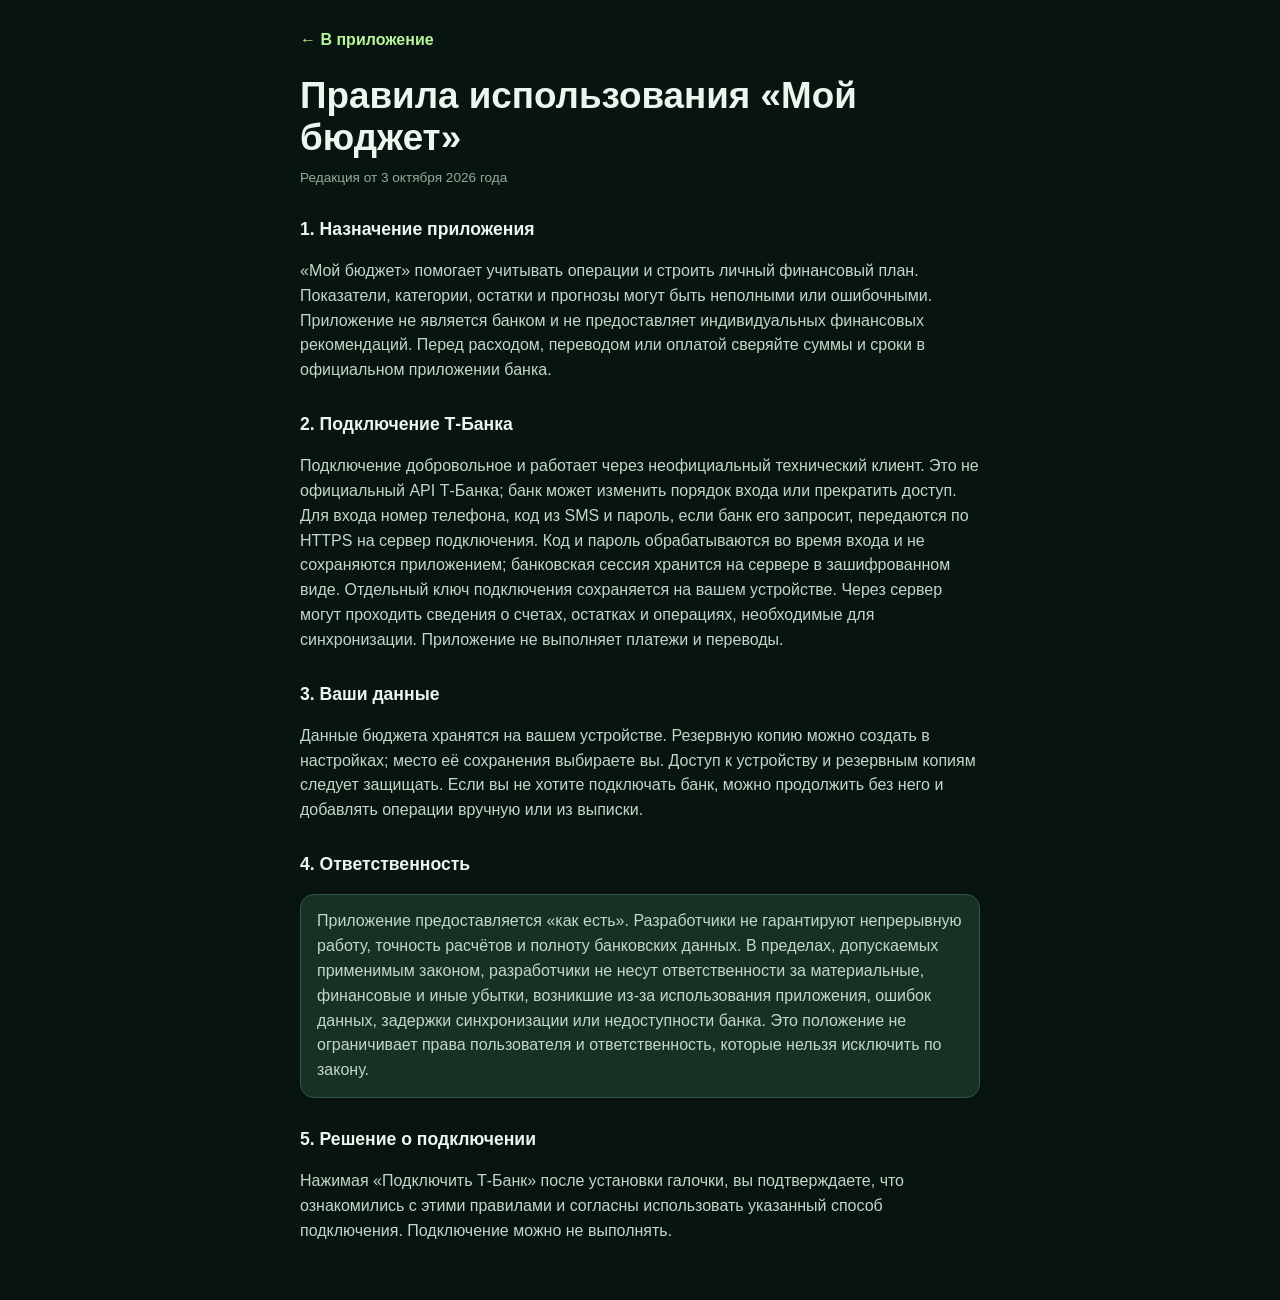
<file: rules.html>
<!doctype html>
<html lang="ru">
  <head>
    <meta charset="utf-8" />
    <meta name="viewport" content="width=device-width, initial-scale=1, viewport-fit=cover" />
    <meta name="theme-color" content="#07140f" />
    <title>Правила использования — Мой бюджет</title>
    <style>
      :root { color-scheme: dark; font-family: -apple-system, BlinkMacSystemFont, "SF Pro Text", sans-serif; background: #07140f; color: #edf6ee; }
      * { box-sizing: border-box; }
      body { max-width: 720px; margin: 0 auto; padding: max(28px, env(safe-area-inset-top)) 20px max(40px, env(safe-area-inset-bottom)); line-height: 1.55; }
      a { color: #b9f49b; }
      h1 { margin: 22px 0 8px; font-size: clamp(1.7rem, 7vw, 2.3rem); line-height: 1.14; }
      h2 { margin: 28px 0 7px; font-size: 1.1rem; }
      p, li { color: #c4d6c8; }
      ul { padding-left: 22px; }
      .back { text-decoration: none; font-weight: 700; }
      .date { margin: 0; color: #92ac99; font-size: .85rem; }
      .note { padding: 14px 16px; border: 1px solid #355846; border-radius: 14px; background: #163225; }
    </style>
  </head>
  <body>
    <a class="back" href="./">← В приложение</a>
    <h1>Правила использования «Мой бюджет»</h1>
    <p class="date">Редакция от 3 октября 2026 года</p>

    <h2>1. Назначение приложения</h2>
    <p>«Мой бюджет» помогает учитывать операции и строить личный финансовый план. Показатели, категории, остатки и прогнозы могут быть неполными или ошибочными. Приложение не является банком и не предоставляет индивидуальных финансовых рекомендаций. Перед расходом, переводом или оплатой сверяйте суммы и сроки в официальном приложении банка.</p>

    <h2>2. Подключение Т‑Банка</h2>
    <p>Подключение добровольное и работает через неофициальный технический клиент. Это не официальный API Т‑Банка; банк может изменить порядок входа или прекратить доступ. Для входа номер телефона, код из SMS и пароль, если банк его запросит, передаются по HTTPS на сервер подключения. Код и пароль обрабатываются во время входа и не сохраняются приложением; банковская сессия хранится на сервере в зашифрованном виде. Отдельный ключ подключения сохраняется на вашем устройстве. Через сервер могут проходить сведения о счетах, остатках и операциях, необходимые для синхронизации. Приложение не выполняет платежи и переводы.</p>

    <h2>3. Ваши данные</h2>
    <p>Данные бюджета хранятся на вашем устройстве. Резервную копию можно создать в настройках; место её сохранения выбираете вы. Доступ к устройству и резервным копиям следует защищать. Если вы не хотите подключать банк, можно продолжить без него и добавлять операции вручную или из выписки.</p>

    <h2>4. Ответственность</h2>
    <p class="note">Приложение предоставляется «как есть». Разработчики не гарантируют непрерывную работу, точность расчётов и полноту банковских данных. В пределах, допускаемых применимым законом, разработчики не несут ответственности за материальные, финансовые и иные убытки, возникшие из-за использования приложения, ошибок данных, задержки синхронизации или недоступности банка. Это положение не ограничивает права пользователя и ответственность, которые нельзя исключить по закону.</p>

    <h2>5. Решение о подключении</h2>
    <p>Нажимая «Подключить Т‑Банк» после установки галочки, вы подтверждаете, что ознакомились с этими правилами и согласны использовать указанный способ подключения. Подключение можно не выполнять.</p>
  </body>
</html>
</file>
